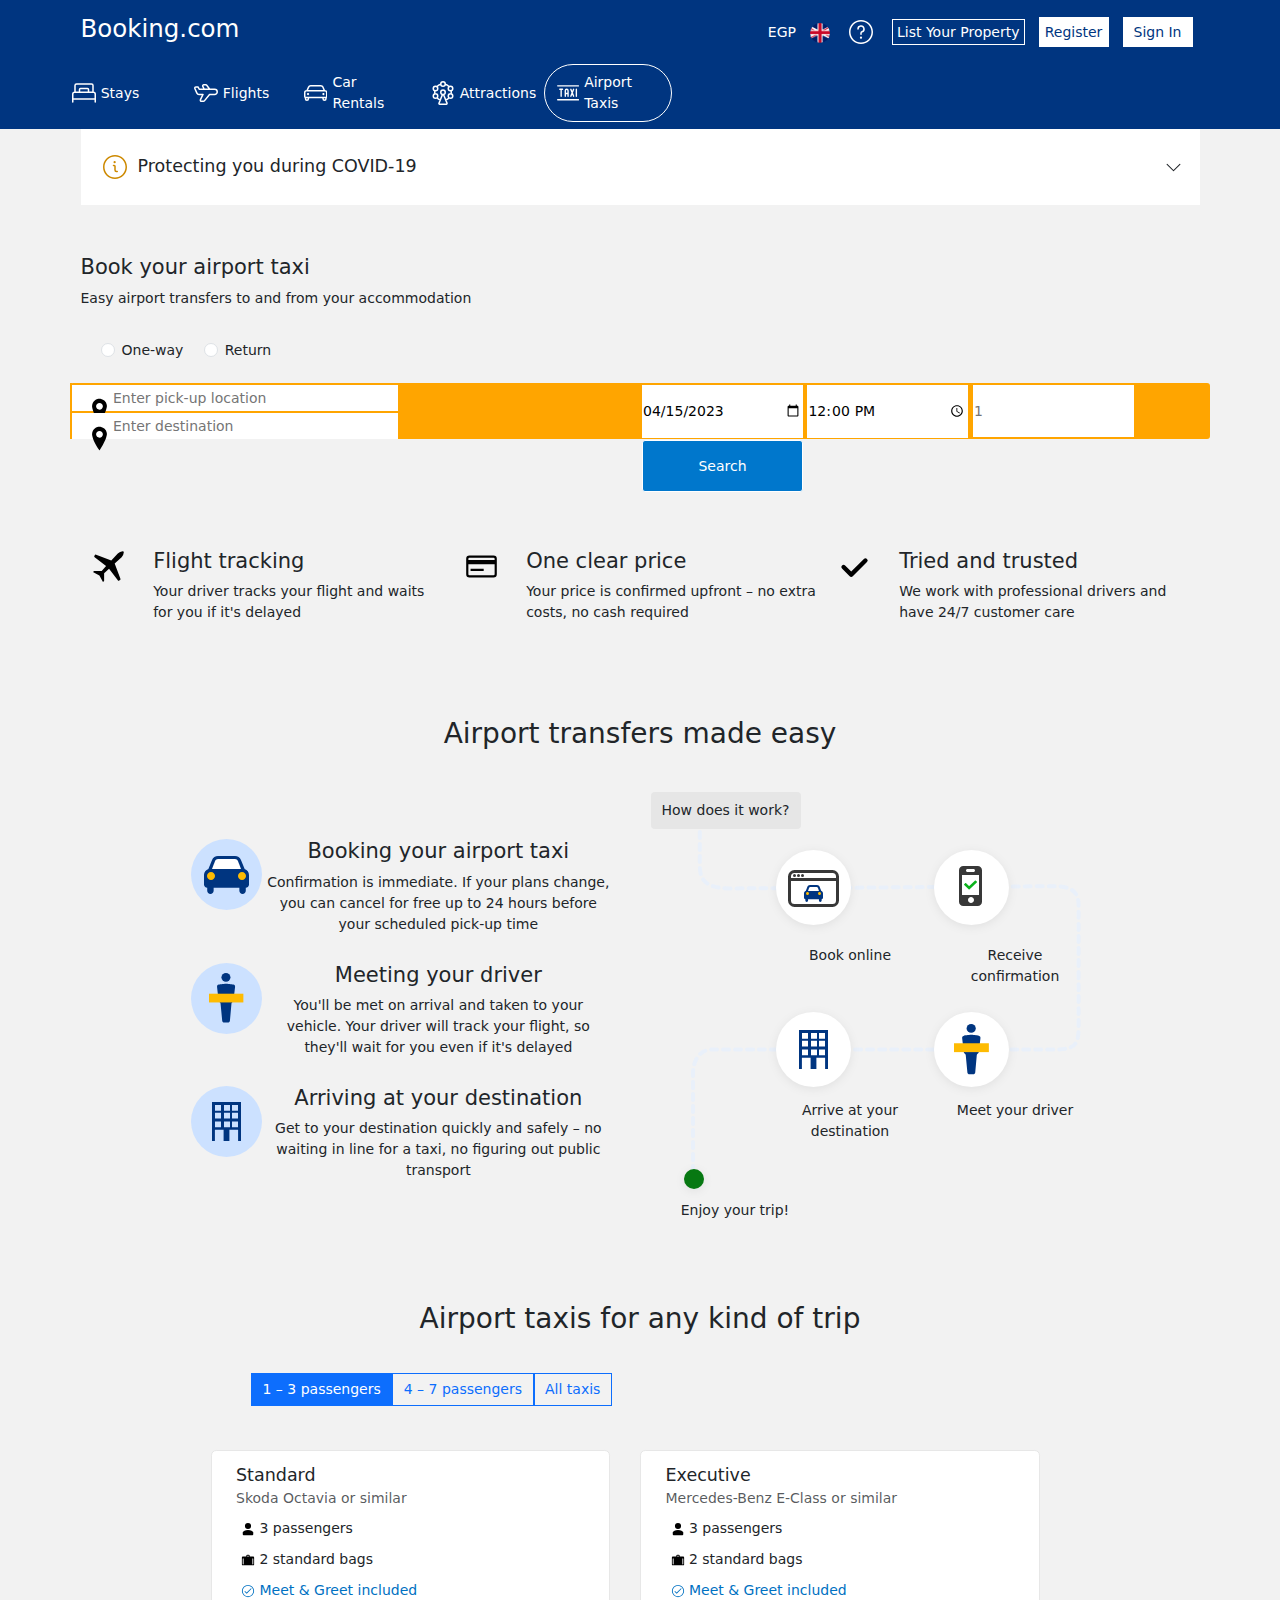
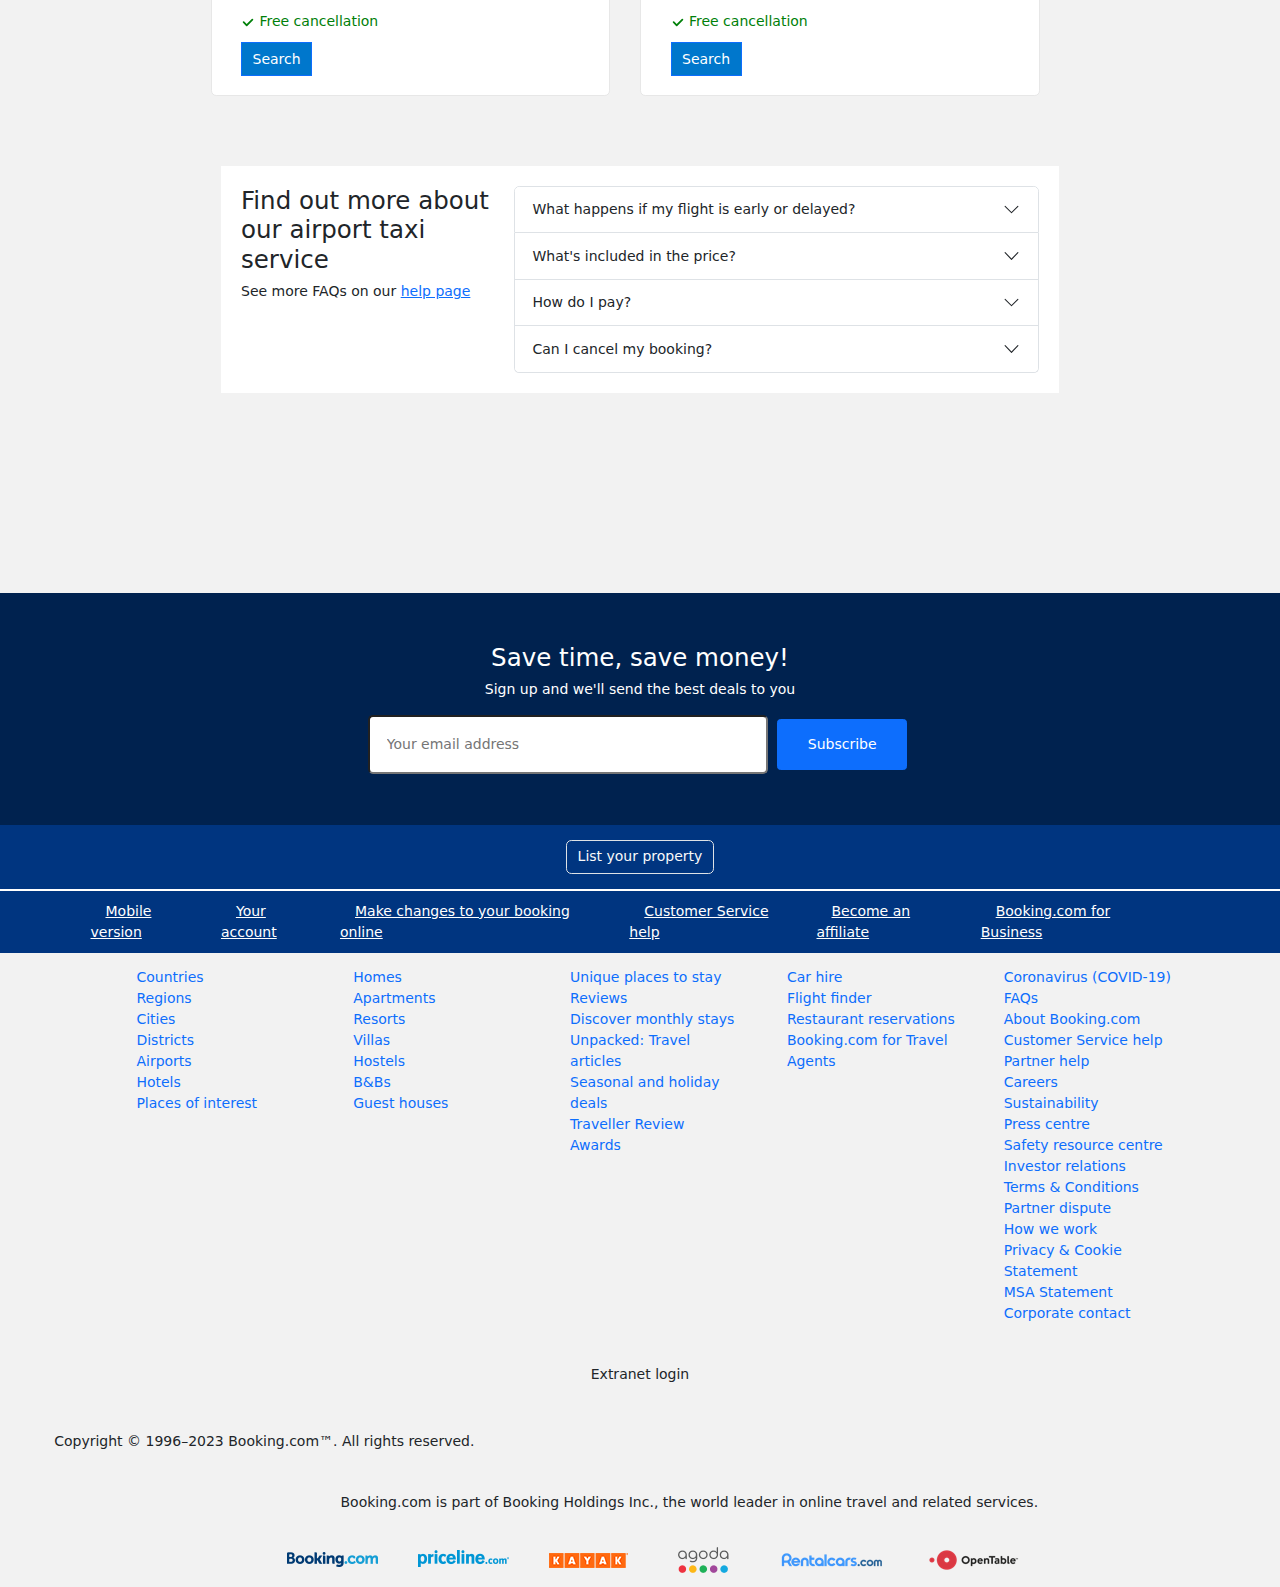
<file: Airport Taxis/index.html>
<!DOCTYPE html>
<html lang="en">

<head>
  <meta charset="UTF-8">
  <meta http-equiv="X-UA-Compatible" content="IE=edge">
  <meta name="viewport" content="width=device-width, initial-scale=1.0">
  <meta name="description" content="Search low prices on hotels, homes, and much more on Booking.com">
  <meta name="keywords" content="booking, hotels, homes, travel, vacation">

  <link rel="stylesheet" href="./assets/styles/bootstrap.min.css">
  <link rel="stylesheet" href="./assets/styles/styles.css">
  <link rel="icon" href="./assets/SVG/bookingcom-1.svg">
  <title>Airport Taxis</title>
</head>

<body>
  <header>
    <nav class=" container">
      <a href="/index.html"><h3 class="fw">Booking.com</h3></a>
      <ul>
        <li><a href="#" role="button">EGP</a></li>
        <li><a href="#" role="button"><img id="ukImage" src="./assets/img/UK.png" alt="Booking.com logo"></a></li>
        <li class="customerService">
          <a href="#">
            <svg class="bk-icon -streamline-question_mark_circle" fill="white" height="24" width="24"
              viewBox="0 0 24 24" role="presentation" aria-hidden="true" focusable="false">
              <path
                d="M9.75 9a2.25 2.25 0 1 1 3 2.122 2.25 2.25 0 0 0-1.5 2.122v1.006a.75.75 0 0 0 1.5 0v-1.006c0-.318.2-.602.5-.708A3.75 3.75 0 1 0 8.25 9a.75.75 0 1 0 1.5 0zM12 16.5a1.125 1.125 0 1 0 0 2.25 1.125 1.125 0 0 0 0-2.25.75.75 0 0 0 0 1.5.375.375 0 1 1 0-.75.375.375 0 0 1 0 .75.75.75 0 0 0 0-1.5zM22.5 12c0 5.799-4.701 10.5-10.5 10.5S1.5 17.799 1.5 12 6.201 1.5 12 1.5 22.5 6.201 22.5 12zm1.5 0c0-6.627-5.373-12-12-12S0 5.373 0 12s5.373 12 12 12 12-5.373 12-12z">
              </path>
            </svg>
          </a>
        </li>
        <li><a href="#" id="wBtn">List Your Property</a></li>
        <li><a href="/form/form/register.html" class="registerBtn">Register</a></li>
        <li><a href="/form/form/login.html" class="signInBtn">Sign In</a></li>
      </ul>
    </nav>
    <section>
      <ul>
        <li class="n__b">
          <a href="/index.html">
            <svg class="bk-icon -streamline-bed" fill="white" height="24" width="24" viewBox="0 0 24 24"
              role="presentation" aria-hidden="true" focusable="false">
              <path
                d="M2.75 12h18.5c.69 0 1.25.56 1.25 1.25V18l.75-.75H.75l.75.75v-4.75c0-.69.56-1.25 1.25-1.25zm0-1.5A2.75 2.75 0 0 0 0 13.25V18c0 .414.336.75.75.75h22.5A.75.75 0 0 0 24 18v-4.75a2.75 2.75 0 0 0-2.75-2.75H2.75zM0 18v3a.75.75 0 0 0 1.5 0v-3A.75.75 0 0 0 0 18zm22.5 0v3a.75.75 0 0 0 1.5 0v-3a.75.75 0 0 0-1.5 0zm-.75-6.75V4.5a2.25 2.25 0 0 0-2.25-2.25h-15A2.25 2.25 0 0 0 2.25 4.5v6.75a.75.75 0 0 0 1.5 0V4.5a.75.75 0 0 1 .75-.75h15a.75.75 0 0 1 .75.75v6.75a.75.75 0 0 0 1.5 0zm-13.25-3h7a.25.25 0 0 1 .25.25v2.75l.75-.75h-9l.75.75V8.5a.25.25 0 0 1 .25-.25zm0-1.5A1.75 1.75 0 0 0 6.75 8.5v2.75c0 .414.336.75.75.75h9a.75.75 0 0 0 .75-.75V8.5a1.75 1.75 0 0 0-1.75-1.75h-7z">
              </path>
            </svg>
            Stays
          </a>
        </li>
        <li class="n__b">
          <a href="#">
            <svg class="bk-icon -streamline-bed" fill="white" height="24" width="24" viewBox="0 0 24 24"
              role="presentation" aria-hidden="true" focusable="false">
              <path
                d="M20.505 7.5l-15.266.022.672.415-1.1-2.2a.75.75 0 0 0-.638-.414l-2.293-.1C.82 5.228-.003 6.06.003 7.083c.002.243.051.484.146.709l2.072 4.68a2.947 2.947 0 0 0 2.701 1.778h4.043l-.676-1.075-2.484 5.168A1.831 1.831 0 0 0 7.449 21h2.099a1.85 1.85 0 0 0 1.419-.664l5.165-6.363-.582.277h4.956c1.82.09 3.399-1.341 3.49-3.198l.004-.134a3.426 3.426 0 0 0-3.44-3.419l-.074.001zm.02 1.5h.042a1.924 1.924 0 0 1 1.933 1.914l-.002.065a1.866 1.866 0 0 1-1.955 1.772l-4.993-.001a.75.75 0 0 0-.582.277l-5.16 6.355a.346.346 0 0 1-.26.118h-2.1a.336.336 0 0 1-.3-.49l2.493-5.185a.75.75 0 0 0-.676-1.075H4.924a1.45 1.45 0 0 1-1.328-.878l-2.07-4.676a.35.35 0 0 1 .326-.474l2.255.1-.638-.415 1.1 2.2a.75.75 0 0 0 .672.415L20.507 9zM16.323 7.76l-2.992-4.02A1.851 1.851 0 0 0 11.85 3H9.783a1.85 1.85 0 0 0-1.654 2.672l1.439 2.91a.75.75 0 0 0 1.344-.664L9.472 5.007a.351.351 0 0 1 .312-.507h2.066a.35.35 0 0 1 .279.14l2.99 4.017a.75.75 0 1 0 1.203-.896z">
              </path>
            </svg>
            Flights
          </a>
        </li>
        <li class="n__b">
          <a href="/car rental/Car Rental/carRental.html">
            <svg class="bk-icon -streamline-bed" fill="white" height="24" width="24" viewBox="0 0 24 24"
              role="presentation" aria-hidden="true" focusable="false">
              <path
                d="M21.684 9.443l-1.7-3.79c-.42-1.128-1.542-1.905-2.794-1.903H6.809a2.999 2.999 0 0 0-2.811 1.947L2.316 9.443a.75.75 0 1 0 1.368.614l1.7-3.79c.238-.63.798-1.018 1.424-1.017h10.383a1.5 1.5 0 0 1 1.407.973l1.718 3.834a.75.75 0 1 0 1.368-.614zM.75 16.468V18a2.25 2.25 0 0 0 4.5 0v-1.5a.75.75 0 0 0-1.5 0V18a.75.75 0 0 1-1.5 0v-1.532a.75.75 0 0 0-1.5 0zm21 0V18a.75.75 0 0 1-1.5 0v-1.5a.75.75 0 0 0-1.5 0V18a2.25 2.25 0 0 0 4.5 0v-1.532a.75.75 0 0 0-1.5 0zM19.875 13.5a.375.375 0 0 1-.375-.375.75.75 0 0 0 1.5 0c0-.621-.504-1.125-1.125-1.125a.75.75 0 0 0 0 1.5zm.375-.375a.375.375 0 0 1-.375.375.75.75 0 0 0 0-1.5c-.621 0-1.125.504-1.125 1.125a.75.75 0 0 0 1.5 0zm-.375-.375c.207 0 .375.168.375.375a.75.75 0 0 0-1.5 0c0 .621.504 1.125 1.125 1.125a.75.75 0 0 0 0-1.5zm-.375.375c0-.207.168-.375.375-.375a.75.75 0 0 0 0 1.5c.621 0 1.125-.504 1.125-1.125a.75.75 0 0 0-1.5 0zM4.125 12C3.504 12 3 12.504 3 13.125a.75.75 0 0 0 1.5 0 .375.375 0 0 1-.375.375.75.75 0 0 0 0-1.5zm1.125 1.125c0-.621-.504-1.125-1.125-1.125a.75.75 0 0 0 0 1.5.375.375 0 0 1-.375-.375.75.75 0 0 0 1.5 0zM4.125 14.25c.621 0 1.125-.504 1.125-1.125a.75.75 0 0 0-1.5 0c0-.207.168-.375.375-.375a.75.75 0 0 0 0 1.5zM3 13.125c0 .621.504 1.125 1.125 1.125a.75.75 0 0 0 0-1.5c.207 0 .375.168.375.375a.75.75 0 0 0-1.5 0zM2.75 10.5h18.5c.69 0 1.25.56 1.25 1.25v3.75a.25.25 0 0 1-.25.25H1.75a.25.25 0 0 1-.25-.25v-3.75c0-.69.56-1.25 1.25-1.25zm0-1.5A2.75 2.75 0 0 0 0 11.75v3.75c0 .966.784 1.75 1.75 1.75h20.5A1.75 1.75 0 0 0 24 15.5v-3.75A2.75 2.75 0 0 0 21.25 9H2.75z">
              </path>
            </svg>
            Car Rentals
          </a>
        </li>
        <li class="n__b">
          <a href="/Attractions/Attractions.html">
            <svg class="bk-icon -streamline-bed" fill="white" height="24" width="24" viewBox="0 0 24 24"
              role="presentation" aria-hidden="true" focusable="false">
              <path
                d="M13.5 3a1.5 1.5 0 1 1-3 0 1.5 1.5 0 0 1 3 0zM15 3a3 3 0 1 0-6 0 3 3 0 0 0 6 0zm6 4.5a1.5 1.5 0 1 1-3 0 1.5 1.5 0 0 1 3 0zm1.5 0a3 3 0 1 0-6 0 3 3 0 0 0 6 0zM6 7.5a1.5 1.5 0 1 1-3 0 1.5 1.5 0 0 1 3 0zm1.5 0a3 3 0 1 0-6 0 3 3 0 0 0 6 0zM21 15a1.5 1.5 0 1 1-3 0 1.5 1.5 0 0 1 3 0zm1.5 0a3 3 0 1 0-6 0 3 3 0 0 0 6 0zm-9-3.75a1.5 1.5 0 1 1-3 0 1.5 1.5 0 0 1 3 0zm1.5 0a3 3 0 1 0-6 0 3 3 0 0 0 6 0zM6 15a1.5 1.5 0 1 1-3 0 1.5 1.5 0 0 1 3 0zm1.5 0a3 3 0 1 0-6 0 3 3 0 0 0 6 0zm10.066 1.277a7.5 7.5 0 0 1-3.077 2.05.75.75 0 0 0 .498 1.415 9 9 0 0 0 3.693-2.46.75.75 0 1 0-1.114-1.005zm1.798-6.466c.177.922.183 1.869.015 2.792a.75.75 0 1 0 1.476.268c.2-1.106.194-2.24-.019-3.344a.75.75 0 1 0-1.472.284zm-5.337-5.784a7.5 7.5 0 0 1 3.54 2.196.75.75 0 0 0 1.113-1.004 9.002 9.002 0 0 0-4.247-2.636.75.75 0 1 0-.406 1.444zM6.434 6.223a7.5 7.5 0 0 1 3.539-2.196.75.75 0 1 0-.406-1.444A9.001 9.001 0 0 0 5.32 5.219a.75.75 0 0 0 1.114 1.004zM4.636 12.69a7.602 7.602 0 0 1 0-2.878.75.75 0 1 0-1.472-.284 9.102 9.102 0 0 0 0 3.446.75.75 0 0 0 1.472-.284zm4.876 5.639a7.517 7.517 0 0 1-3.035-2.005.75.75 0 0 0-1.106 1.014 9.017 9.017 0 0 0 3.641 2.405.75.75 0 1 0 .5-1.414zM7.31 21.872A1.5 1.5 0 0 0 8.672 24h6.656a1.5 1.5 0 0 0 1.362-2.128l-3.314-8.217c-.361-.785-1.252-1.114-2.005-.767a1.5 1.5 0 0 0-.733.734l-3.343 8.283zm1.377.595l3.328-8.25-.015.033 3.313 8.217.015.033H8.672z">
              </path>
            </svg>
            Attractions
          </a>
        </li>
        <li id="airportTaxis">
          <a href="/Airport Taxis/index.html">
            <svg class="bk-icon -streamline-bed" fill="white" height="24" width="24" viewBox="0 0 24 24"
              role="presentation" aria-hidden="true" focusable="false">
              <path
                d="M21.75 15.5V8a.75.75 0 0 0-1.5 0v7.5a.75.75 0 0 0 1.5 0zm-16.5 0V8a.75.75 0 0 0-1.5 0v7.5a.75.75 0 0 0 1.5 0zM3 8.75h3a.75.75 0 0 0 0-1.5H3a.75.75 0 0 0 0 1.5zm6.75 6.75v-6a.75.75 0 0 1 1.5 0v6a.75.75 0 0 0 1.5 0v-6a2.25 2.25 0 0 0-4.5 0v6a.75.75 0 0 0 1.5 0zM9 13.25h3a.75.75 0 0 0 0-1.5H9a.75.75 0 0 0 0 1.5zm5.304-4.971l3 7.5a.75.75 0 0 0 1.392-.557l-3-7.5a.75.75 0 0 0-1.392.557zm3-.558l-3 7.5a.75.75 0 0 0 1.392.557l3-7.5a.75.75 0 0 0-1.392-.557zM.75 5h22.5a.75.75 0 0 0 0-1.5H.75a.75.75 0 0 0 0 1.5zm0 15h22.5a.75.75 0 0 0 0-1.5H.75a.75.75 0 0 0 0 1.5z">
              </path>
            </svg>
            Airport Taxis
          </a>
        </li>
      </ul>
    </section>
  </header>
  <div class="container">
    <!-- covid section -->
    <div>
      <div class="accordion accordion-flush" id="accordionFlushExample">
        <div class="accordion-item">
          <h2 class="accordion-header">
            <button class="accordion-button collapsed" type="button" data-bs-toggle="collapse"
              data-bs-target="#flush-collapseOne" aria-expanded="false" aria-controls="flush-collapseOne">
              <div>
                <h5 class="pt-2">
                  <svg class="bk-icon -streamline-info_sign" fill="#CD8900" height="24" width="24" viewBox="0 0 24 24"
                    role="presentation" aria-hidden="true" focusable="false">
                    <path
                      d="M14.25 15.75h-.75a.75.75 0 0 1-.75-.75v-3.75a1.5 1.5 0 0 0-1.5-1.5h-.75a.75.75 0 0 0 0 1.5h.75V15a2.25 2.25 0 0 0 2.25 2.25h.75a.75.75 0 0 0 0-1.5zM11.625 6a1.125 1.125 0 1 0 0 2.25 1.125 1.125 0 0 0 0-2.25.75.75 0 0 0 0 1.5.375.375 0 1 1 0-.75.375.375 0 0 1 0 .75.75.75 0 0 0 0-1.5zM22.5 12c0 5.799-4.701 10.5-10.5 10.5S1.5 17.799 1.5 12 6.201 1.5 12 1.5 22.5 6.201 22.5 12zm1.5 0c0-6.627-5.373-12-12-12S0 5.373 0 12s5.373 12 12 12 12-5.373 12-12z">
                    </path>
                  </svg>
                  Protecting you during COVID-19
                </h5>
              </div>
            </button>
          </h2>
          <div id="flush-collapseOne" class="accordion-collapse collapse" data-bs-parent="#accordionFlushExample">
            <div class="accordion-body">
              <p class="covid__text--style">Your safety matters. From July 2020, we`re asking all customers to wear a
                face
                covering when travelling with
                us.
                If you don`t wear a face covering, your driver may not be able to start your journey. Where Coronavirus
                may
                affect
                your plans, here`s what you need to know about booking with us at this time.
                <br><br>
                <a href="#" class="ndl"><strong>Read more</strong></a>
              </p>
            </div>
          </div>
        </div>
      </div>
    </div>
    <!-- search bar section -->
    <div class="container searchBar__section">
      <div>
        <h4>Book your airport taxi</h4>
        <p>Easy airport transfers to and from your accommodation</p>
        <div class="search__radio">
          <div class="form-check form-check-inline">
            <input class="form-check-input" onclick="searchStyle(this)" type="radio" name="inlineRadioOptions"
              id="inlineRadio1" value="0">
            <label class="form-check-label" for="inlineRadio1" checked>One-way</label>
          </div>
          <div class="form-check form-check-inline">
            <input class="form-check-input" onclick="searchStyle(this)" type="radio" name="inlineRadioOptions"
              id="inlineRadio2" value="1">
            <label class="form-check-label" for="inlineRadio2">Return</label>
          </div>
        </div>
        <div id="search__1">
          <div class="search row">
            <div class="col-6 row s1">
              <div class="pos col">
                <input class="search__input--1" type="text" placeholder="Enter pick-up location">
                <svg class="input__image" viewBox="0 0 64 64" version="1.1" xmlns="http://www.w3.org/2000/svg"
                  focusable="false" width="25px" height="25px">
                  <path
                    d="M31.939 29.918c4.816 0 8.734-3.918 8.734-8.734 0-4.817-3.918-8.735-8.734-8.653-4.817 0-8.653 3.918-8.653 8.734-.082 4.735 3.836 8.653 8.653 8.653M30.796 2h2.367c.898.163 1.878.245 2.776.408 3.51.735 6.612 2.368 9.143 4.898 2.938 2.857 4.734 6.286 5.469 10.286.163.898.245 1.796.327 2.694v1.306c-.082.735-.164 1.47-.327 2.286-.653 3.918-1.96 7.673-3.51 11.346-3.919 9.143-8.898 17.796-14.286 26.123-.163.245-.408.408-.571.653h-.49c-.163-.245-.327-.408-.49-.653-5.633-7.918-10.612-16.082-14.367-25.061-1.388-3.347-2.613-6.857-3.266-10.53-.244-1.389-.408-2.776-.571-4.164v-1.388c0-.163.082-.326.082-.49.081-2.612.816-5.143 1.959-7.428 2.53-4.898 6.449-8.164 11.755-9.633 1.388-.326 2.694-.49 4-.653"
                    fill-rule="evenodd">
                  </path>
                </svg>
              </div>
              <div class="pos col">
                <input class="search__input--1" type="text" placeholder="Enter destination">
                <svg class="input__image" viewBox="0 0 64 64" version="1.1" xmlns="http://www.w3.org/2000/svg"
                  focusable="false" width="25px" height="25px">
                  <path
                    d="M31.939 29.918c4.816 0 8.734-3.918 8.734-8.734 0-4.817-3.918-8.735-8.734-8.653-4.817 0-8.653 3.918-8.653 8.734-.082 4.735 3.836 8.653 8.653 8.653M30.796 2h2.367c.898.163 1.878.245 2.776.408 3.51.735 6.612 2.368 9.143 4.898 2.938 2.857 4.734 6.286 5.469 10.286.163.898.245 1.796.327 2.694v1.306c-.082.735-.164 1.47-.327 2.286-.653 3.918-1.96 7.673-3.51 11.346-3.919 9.143-8.898 17.796-14.286 26.123-.163.245-.408.408-.571.653h-.49c-.163-.245-.327-.408-.49-.653-5.633-7.918-10.612-16.082-14.367-25.061-1.388-3.347-2.613-6.857-3.266-10.53-.244-1.389-.408-2.776-.571-4.164v-1.388c0-.163.082-.326.082-.49.081-2.612.816-5.143 1.959-7.428 2.53-4.898 6.449-8.164 11.755-9.633 1.388-.326 2.694-.49 4-.653"
                    fill-rule="evenodd">
                  </path>
                </svg>
              </div>
            </div>
            <div class="col-6 s1">
              <input class="search__input--2" type="date" value="2023-04-15">
              <input class="search__input--2" type="time" value="12:00">
              <input class="search__input--2" type="number" placeholder="1">
            </div>
          </div>
        </div>
        <div class="search__2">
          <div class="search row">
            <div class="col-6 row s1">
              <div class="pos col">
                <input class="search__input--1" type="text" placeholder="Enter pick-up location">
                <svg class="input__image" viewBox="0 0 64 64" version="1.1" xmlns="http://www.w3.org/2000/svg"
                  focusable="false" width="25px" height="25px">
                  <path
                    d="M31.939 29.918c4.816 0 8.734-3.918 8.734-8.734 0-4.817-3.918-8.735-8.734-8.653-4.817 0-8.653 3.918-8.653 8.734-.082 4.735 3.836 8.653 8.653 8.653M30.796 2h2.367c.898.163 1.878.245 2.776.408 3.51.735 6.612 2.368 9.143 4.898 2.938 2.857 4.734 6.286 5.469 10.286.163.898.245 1.796.327 2.694v1.306c-.082.735-.164 1.47-.327 2.286-.653 3.918-1.96 7.673-3.51 11.346-3.919 9.143-8.898 17.796-14.286 26.123-.163.245-.408.408-.571.653h-.49c-.163-.245-.327-.408-.49-.653-5.633-7.918-10.612-16.082-14.367-25.061-1.388-3.347-2.613-6.857-3.266-10.53-.244-1.389-.408-2.776-.571-4.164v-1.388c0-.163.082-.326.082-.49.081-2.612.816-5.143 1.959-7.428 2.53-4.898 6.449-8.164 11.755-9.633 1.388-.326 2.694-.49 4-.653"
                    fill-rule="evenodd">
                  </path>
                </svg>
              </div>
              <div class="pos col">
                <input class="search__input--1" type="text" placeholder="Enter destination">
                <svg class="input__image" viewBox="0 0 64 64" version="1.1" xmlns="http://www.w3.org/2000/svg"
                  focusable="false" width="25px" height="25px">
                  <path
                    d="M31.939 29.918c4.816 0 8.734-3.918 8.734-8.734 0-4.817-3.918-8.735-8.734-8.653-4.817 0-8.653 3.918-8.653 8.734-.082 4.735 3.836 8.653 8.653 8.653M30.796 2h2.367c.898.163 1.878.245 2.776.408 3.51.735 6.612 2.368 9.143 4.898 2.938 2.857 4.734 6.286 5.469 10.286.163.898.245 1.796.327 2.694v1.306c-.082.735-.164 1.47-.327 2.286-.653 3.918-1.96 7.673-3.51 11.346-3.919 9.143-8.898 17.796-14.286 26.123-.163.245-.408.408-.571.653h-.49c-.163-.245-.327-.408-.49-.653-5.633-7.918-10.612-16.082-14.367-25.061-1.388-3.347-2.613-6.857-3.266-10.53-.244-1.389-.408-2.776-.571-4.164v-1.388c0-.163.082-.326.082-.49.081-2.612.816-5.143 1.959-7.428 2.53-4.898 6.449-8.164 11.755-9.633 1.388-.326 2.694-.49 4-.653"
                    fill-rule="evenodd">
                  </path>
                </svg>
              </div>
            </div>
            <div class="col-6 s1">
              <input class="search__input--2" type="date" value="2023-04-15">
              <input class="search__input--2" type="time" value="12:00">
              <input class="search__input--2" type="number" placeholder="1">
              <button class="search__input--2 search__btn">Search</button>
            </div>
          </div>
        </div>
      </div>
    </div>
    <main class="container">
      <div class="row main__content"> <!--first section-->
        <div class="col row">
          <div class="col-2">
            <svg viewBox="0 0 128 128" width="2.5em" height="2.5em">
              <path
                d="M8.3 83.1l2.8-2.8a1 1 0 0 1 .7-.3h27.3l16-17.5-41.7-32a4 4 0 0 1-1.1-5.3l1.3-2.8a4 4 0 0 1 5.1-1.6l55.5 21.1L98 16a28.6 28.6 0 0 1 18-8 4 4 0 0 1 4 4 28.6 28.6 0 0 1-8 18L86.6 53.4l21 55.3a4 4 0 0 1-1.6 5.1l-2.7 1.4A4 4 0 0 1 98 114L66 72.3 48 89v27.3a1 1 0 0 1-.3.7l-2.8 2.8a1 1 0 0 1-1.6-.2L30.7 97.3 8.5 84.7a1 1 0 0 1-.2-1.6z">
              </path>
            </svg>
          </div>
          <div class="col">
            <h4>Flight tracking</h4>
            <p>Your driver tracks your flight and waits for you if it's delayed</p>
          </div>
        </div>
        <div class="col row">
          <div class="col-2">
            <svg viewBox="0 0 128 128" width="2.5em" height="2.5em">
              <path
                d="M108 24H20A12 12 0 0 0 8 36v56a12 12 0 0 0 12 12h88a12 12 0 0 0 12-12V36a12 12 0 0 0-12-12zm-88 8h88a4 4 0 0 1 4 4v4H16v-4a4 4 0 0 1 4-4zm88 64H20a4 4 0 0 1-4-4V56h96v36a4 4 0 0 1-4 4zM24 72h48v8H24z">
              </path>
            </svg>
          </div>
          <div class="col">
            <h4>One clear price</h4>
            <p>Your price is confirmed upfront – no extra costs, no cash required</p>
          </div>
        </div>
        <div class="col row">
          <div class="col-2">
            <svg viewBox="0 0 128 128" width="2.5em" height="2.5em">
              <path
                d="M52 102a8 8 0 0 1-5.7-2.3l-28-28a8 8 0 0 1 11.4-11.4L52 82.7l46.3-46.4a8 8 0 0 1 11.4 11.4l-52 52A8 8 0 0 1 52 102z">
              </path>
            </svg>
          </div>
          <div class="col">
            <h4>Tried and trusted</h4>
            <p>We work with professional drivers and have 24/7 customer care</p>
          </div>
        </div>
      </div>
      <div class="Airport__transfers"> <!--Airport transfers made easy-->
        <h2>
          Airport transfers made easy
        </h2>
        <div class="row m-5">
          <div class="col">
            <div class="col col mx-auto p-2 row top40">
              <div class="col-2">
                <span>
                  <img src="./assets/SVG/tax.svg">
                </span>
              </div>
              <div class="col">
                <h4>Booking your airport taxi</h4>
                <p>Confirmation is immediate. If your plans change, you can cancel for free up to 24 hours before your
                  scheduled pick-up time</p>
              </div>
            </div>
            <div class="col col mx-auto p-2 row">
              <div class="col-2">
                <span class="material-symbols-outlined">
                  <img src="./assets/SVG/taxi-driver.svg">
                </span>
              </div>
              <div class="col">
                <h4>Meeting your driver</h4>
                <p>You'll be met on arrival and taken to your vehicle. Your driver will track your flight, so they'll
                  wait for you even if it's delayed</p>
              </div>
            </div>
            <div class="col col mx-auto p-2 row">
              <div class="col-2">
                <span class="material-symbols-outlined">
                  <img src="./assets/SVG/destination.svg">
                </span>
              </div>
              <div class="col">
                <h4>Arriving at your destination</h4>
                <p>Get to your destination quickly and safely – no waiting in line for a taxi, no figuring out public
                  transport</p>
              </div>
            </div>
          </div>
          <div class="col hiw">
            <div class="hiw__massage">
              How does it work?
            </div>
            <div>
              <div class="hiw__text1">Book online</div>
              <div class="hiw__text2">Receive confirmation</div>
              <div class="hiw__text3">Arrive at your destination
              </div>
              <div class="hiw__text4">Meet your driver</div>
              <div class="hiw__text5">Enjoy your trip!</div>
              <img class="img" src="./assets/SVG/taxi-how-it-works.svg">
            </div>
          </div>
        </div>
        <div class="Airport__taxis"> <!--Airport taxis for any kind of trip-->
          <h2>Airport taxis for any kind of trip</h2>
          <ul class="Airport__taxis--btn">
            <li>
              <input type="radio" class="btn-check" onclick="show(this)" value="1" id="btn1" name="r1" checked>
              <label class="btn btn-outline-primary rounded-0" for="btn1">1 – 3 passengers</label><br>
            </li>
            <li>
              <input type="radio" class="btn-check" onclick="show(this)" value="2" id="btn2" name="r1">
              <label class="btn btn-outline-primary rounded-0" for="btn2">4 – 7 passengers</label><br>
            </li>
            <li>
              <input type="radio" class="btn-check" onclick="show(this)" value="3" id="btn3" name="r1">
              <label class="btn btn-outline-primary rounded-0" for="btn3">All taxis</label><br>
            </li>
          </ul>
          <div class="Airport__taxis--divs">
            <div class="row" id="oneToThree">
              <div class="card col cards">
                <div class="card-body">
                  <h5 class="card-title">Standard</h5>
                  <h6 class="card-subtitle mb-2 text-body-secondary">Skoda Octavia or similar</h6>
                  <ul class="card-text Airport__taxis--card">
                    <li class="li__it">
                      <svg viewBox="0 0 128 128" width="1em" height="1em">
                        <path
                          d="M104 120H24a8 8 0 0 1-8-8V93.5a4 4 0 0 1 1-2.7C21.3 86.4 36.9 72 64 72s42.8 14.4 47 18.8a4 4 0 0 1 1 2.7V112a8 8 0 0 1-8 8zM64 8a28 28 0 1 0 28 28A28 28 0 0 0 64 8z">
                        </path>
                      </svg>
                      <span>
                        3 passengers
                      </span>
                    </li>
                    <li class="li__it">
                      <svg viewBox="0 0 128 128" width="1em" height="1em">
                        <path
                          d="M112 32H80v-4a12 12 0 0 0-12-12h-8a12 12 0 0 0-12 12v4H16a8 8 0 0 0-8 8v64a8 8 0 0 0 8 8h96a8 8 0 0 0 8-8V40a8 8 0 0 0-8-8zm-56-4a4 4 0 0 1 4-4h8a4 4 0 0 1 4 4v4H56zm-32 72a4 4 0 0 1-8 0V52a4 4 0 0 1 8 0zm88 0a4 4 0 0 1-8 0V52a4 4 0 0 1 8 0z">
                        </path>
                      </svg>
                      2 standard bags
                    </li>
                    <li class="li__it li__3rd">
                      <svg viewBox="0 0 128 128" fill="#0071c2" width="1em" height="1em">
                        <path
                          d="M94.8 41.2a4 4 0 0 1 0 5.6l-40 40a4 4 0 0 1-5.6 0l-16-16a4 4 0 0 1 5.6-5.6L52 78.3l37.2-37.1a4 4 0 0 1 5.6 0zM120 64A56 56 0 1 1 64 8a56 56 0 0 1 56 56zm-8 0a48 48 0 1 0-48 48 48 48 0 0 0 48-48z">
                        </path>
                      </svg>
                      Meet & Greet included
                    </li>
                    <li class="li__it li__4th">
                      <svg viewBox="0 0 128 128" fill="#008009" width="1em" height="1em">
                        <path
                          d="M52 102a8 8 0 0 1-5.7-2.3l-28-28a8 8 0 0 1 11.4-11.4L52 82.7l46.3-46.4a8 8 0 0 1 11.4 11.4l-52 52A8 8 0 0 1 52 102z">
                        </path>
                      </svg>
                      Free cancellation
                    </li>
                    <li class="li__it">
                      <a href="#" class="search__input search__btn btn btn-primary rounded-0">
                        Search
                      </a>
                    </li>
                  </ul>
                </div>
              </div>
              <div class="card col cards">
                <div class="card-body">
                  <h5 class="card-title">Executive</h5>
                  <h6 class="card-subtitle mb-2 text-body-secondary">Mercedes-Benz E-Class or similar</h6>
                  <ul class="card-text Airport__taxis--card">
                    <li class="li__it">
                      <svg viewBox="0 0 128 128" width="1em" height="1em">
                        <path
                          d="M104 120H24a8 8 0 0 1-8-8V93.5a4 4 0 0 1 1-2.7C21.3 86.4 36.9 72 64 72s42.8 14.4 47 18.8a4 4 0 0 1 1 2.7V112a8 8 0 0 1-8 8zM64 8a28 28 0 1 0 28 28A28 28 0 0 0 64 8z">
                        </path>
                      </svg>
                      <span>
                        3 passengers
                      </span>
                    </li>
                    <li class="li__it">
                      <svg viewBox="0 0 128 128" width="1em" height="1em">
                        <path
                          d="M112 32H80v-4a12 12 0 0 0-12-12h-8a12 12 0 0 0-12 12v4H16a8 8 0 0 0-8 8v64a8 8 0 0 0 8 8h96a8 8 0 0 0 8-8V40a8 8 0 0 0-8-8zm-56-4a4 4 0 0 1 4-4h8a4 4 0 0 1 4 4v4H56zm-32 72a4 4 0 0 1-8 0V52a4 4 0 0 1 8 0zm88 0a4 4 0 0 1-8 0V52a4 4 0 0 1 8 0z">
                        </path>
                      </svg>
                      2 standard bags
                    </li>
                    <li class="li__it li__3rd">
                      <svg viewBox="0 0 128 128" fill="#0071c2" width="1em" height="1em">
                        <path
                          d="M94.8 41.2a4 4 0 0 1 0 5.6l-40 40a4 4 0 0 1-5.6 0l-16-16a4 4 0 0 1 5.6-5.6L52 78.3l37.2-37.1a4 4 0 0 1 5.6 0zM120 64A56 56 0 1 1 64 8a56 56 0 0 1 56 56zm-8 0a48 48 0 1 0-48 48 48 48 0 0 0 48-48z">
                        </path>
                      </svg>
                      Meet & Greet included
                    </li>
                    <li class="li__it li__4th">
                      <svg viewBox="0 0 128 128" fill="#008009" width="1em" height="1em">
                        <path
                          d="M52 102a8 8 0 0 1-5.7-2.3l-28-28a8 8 0 0 1 11.4-11.4L52 82.7l46.3-46.4a8 8 0 0 1 11.4 11.4l-52 52A8 8 0 0 1 52 102z">
                        </path>
                      </svg>
                      Free cancellation
                    </li>
                    <li class="li__it">
                      <button class="search__input search__btn btn btn-primary rounded-0">
                        Search
                      </button>
                    </li>
                  </ul>
                </div>
              </div>
            </div>
            <div id="fourToSaven">
              <div class="row">
                <div class="card col cards">
                  <div class="card-body">
                    <h5 class="card-title">People carrier</h5>
                    <h6 class="card-subtitle mb-2 text-body-secondary">Peugeot 5008 or similar</h6>
                    <ul class="card-text Airport__taxis--card">
                      <li class="li__it">
                        <svg viewBox="0 0 128 128" width="1em" height="1em">
                          <path
                            d="M104 120H24a8 8 0 0 1-8-8V93.5a4 4 0 0 1 1-2.7C21.3 86.4 36.9 72 64 72s42.8 14.4 47 18.8a4 4 0 0 1 1 2.7V112a8 8 0 0 1-8 8zM64 8a28 28 0 1 0 28 28A28 28 0 0 0 64 8z">
                          </path>
                        </svg>
                        <span>
                          5 passengers
                        </span>
                      </li>
                      <li class="li__it">
                        <svg viewBox="0 0 128 128" width="1em" height="1em">
                          <path
                            d="M112 32H80v-4a12 12 0 0 0-12-12h-8a12 12 0 0 0-12 12v4H16a8 8 0 0 0-8 8v64a8 8 0 0 0 8 8h96a8 8 0 0 0 8-8V40a8 8 0 0 0-8-8zm-56-4a4 4 0 0 1 4-4h8a4 4 0 0 1 4 4v4H56zm-32 72a4 4 0 0 1-8 0V52a4 4 0 0 1 8 0zm88 0a4 4 0 0 1-8 0V52a4 4 0 0 1 8 0z">
                          </path>
                        </svg>
                        5 standard bags
                      </li>
                      <li class="li__it li__3rd">
                        <svg viewBox="0 0 128 128" fill="#0071c2" width="1em" height="1em">
                          <path
                            d="M94.8 41.2a4 4 0 0 1 0 5.6l-40 40a4 4 0 0 1-5.6 0l-16-16a4 4 0 0 1 5.6-5.6L52 78.3l37.2-37.1a4 4 0 0 1 5.6 0zM120 64A56 56 0 1 1 64 8a56 56 0 0 1 56 56zm-8 0a48 48 0 1 0-48 48 48 48 0 0 0 48-48z">
                          </path>
                        </svg>
                        Meet & Greet included
                      </li>
                      <li class="li__it li__4th">
                        <svg viewBox="0 0 128 128" fill="#008009" width="1em" height="1em">
                          <path
                            d="M52 102a8 8 0 0 1-5.7-2.3l-28-28a8 8 0 0 1 11.4-11.4L52 82.7l46.3-46.4a8 8 0 0 1 11.4 11.4l-52 52A8 8 0 0 1 52 102z">
                          </path>
                        </svg>
                        Free cancellation
                      </li>
                      <li class="li__it">
                        <button class="search__input search__btn btn btn-primary rounded-0">
                          Search
                        </button>
                      </li>
                    </ul>
                  </div>
                </div>
                <div class="card col cards">
                  <div class="card-body">
                    <h5 class="card-title">Executive people carrier</h5>
                    <h6 class="card-subtitle mb-2 text-body-secondary">Mercedes-Benz V-Class or similar</h6>
                    <ul class="card-text Airport__taxis--card">
                      <li class="li__it">
                        <svg viewBox="0 0 128 128" width="1em" height="1em">
                          <path
                            d="M104 120H24a8 8 0 0 1-8-8V93.5a4 4 0 0 1 1-2.7C21.3 86.4 36.9 72 64 72s42.8 14.4 47 18.8a4 4 0 0 1 1 2.7V112a8 8 0 0 1-8 8zM64 8a28 28 0 1 0 28 28A28 28 0 0 0 64 8z">
                          </path>
                        </svg>
                        <span>
                          6 passengers
                        </span>
                      </li>
                      <li class="li__it">
                        <svg viewBox="0 0 128 128" width="1em" height="1em">
                          <path
                            d="M112 32H80v-4a12 12 0 0 0-12-12h-8a12 12 0 0 0-12 12v4H16a8 8 0 0 0-8 8v64a8 8 0 0 0 8 8h96a8 8 0 0 0 8-8V40a8 8 0 0 0-8-8zm-56-4a4 4 0 0 1 4-4h8a4 4 0 0 1 4 4v4H56zm-32 72a4 4 0 0 1-8 0V52a4 4 0 0 1 8 0zm88 0a4 4 0 0 1-8 0V52a4 4 0 0 1 8 0z">
                          </path>
                        </svg>
                        6 standard bags
                      </li>
                      <li class="li__it li__3rd">
                        <svg viewBox="0 0 128 128" fill="#0071c2" width="1em" height="1em">
                          <path
                            d="M94.8 41.2a4 4 0 0 1 0 5.6l-40 40a4 4 0 0 1-5.6 0l-16-16a4 4 0 0 1 5.6-5.6L52 78.3l37.2-37.1a4 4 0 0 1 5.6 0zM120 64A56 56 0 1 1 64 8a56 56 0 0 1 56 56zm-8 0a48 48 0 1 0-48 48 48 48 0 0 0 48-48z">
                          </path>
                        </svg>
                        Meet & Greet included
                      </li>
                      <li class="li__it li__4th">
                        <svg viewBox="0 0 128 128" fill="#008009" width="1em" height="1em">
                          <path
                            d="M52 102a8 8 0 0 1-5.7-2.3l-28-28a8 8 0 0 1 11.4-11.4L52 82.7l46.3-46.4a8 8 0 0 1 11.4 11.4l-52 52A8 8 0 0 1 52 102z">
                          </path>
                        </svg>
                        Free cancellation
                      </li>
                      <li class="li__it">
                        <button class="search__input search__btn btn btn-primary rounded-0">
                          Search
                        </button>
                      </li>
                    </ul>
                  </div>
                </div>
                <div class="card col cards">
                  <div class="card-body">
                    <h5 class="card-title">Large people carrier</h5>
                    <h6 class="card-subtitle mb-2 text-body-secondary">Ford Tourneo or similar</h6>
                    <ul class="card-text Airport__taxis--card">
                      <li class="li__it">
                        <svg viewBox="0 0 128 128" width="1em" height="1em">
                          <path
                            d="M104 120H24a8 8 0 0 1-8-8V93.5a4 4 0 0 1 1-2.7C21.3 86.4 36.9 72 64 72s42.8 14.4 47 18.8a4 4 0 0 1 1 2.7V112a8 8 0 0 1-8 8zM64 8a28 28 0 1 0 28 28A28 28 0 0 0 64 8z">
                          </path>
                        </svg>
                        <span>
                          7 passengers
                        </span>
                      </li>
                      <li class="li__it">
                        <svg viewBox="0 0 128 128" width="1em" height="1em">
                          <path
                            d="M112 32H80v-4a12 12 0 0 0-12-12h-8a12 12 0 0 0-12 12v4H16a8 8 0 0 0-8 8v64a8 8 0 0 0 8 8h96a8 8 0 0 0 8-8V40a8 8 0 0 0-8-8zm-56-4a4 4 0 0 1 4-4h8a4 4 0 0 1 4 4v4H56zm-32 72a4 4 0 0 1-8 0V52a4 4 0 0 1 8 0zm88 0a4 4 0 0 1-8 0V52a4 4 0 0 1 8 0z">
                          </path>
                        </svg>
                        7 standard bags
                      </li>
                      <li class="li__it li__3rd">
                        <svg viewBox="0 0 128 128" fill="#0071c2" width="1em" height="1em">
                          <path
                            d="M94.8 41.2a4 4 0 0 1 0 5.6l-40 40a4 4 0 0 1-5.6 0l-16-16a4 4 0 0 1 5.6-5.6L52 78.3l37.2-37.1a4 4 0 0 1 5.6 0zM120 64A56 56 0 1 1 64 8a56 56 0 0 1 56 56zm-8 0a48 48 0 1 0-48 48 48 48 0 0 0 48-48z">
                          </path>
                        </svg>
                        Meet & Greet included
                      </li>
                      <li class="li__it li__4th">
                        <svg viewBox="0 0 128 128" fill="#008009" width="1em" height="1em">
                          <path
                            d="M52 102a8 8 0 0 1-5.7-2.3l-28-28a8 8 0 0 1 11.4-11.4L52 82.7l46.3-46.4a8 8 0 0 1 11.4 11.4l-52 52A8 8 0 0 1 52 102z">
                          </path>
                        </svg>
                        Free cancellation
                      </li>
                      <li class="li__it">
                        <button class="search__input search__btn btn btn-primary rounded-0">
                          Search
                        </button>
                      </li>
                    </ul>
                  </div>
                </div>
              </div>
            </div>
          </div>
          <div class="fineMore">
            <div class="row">
              <div class="col-4">
                <h3>Find out more about our airport taxi service</h3>
                <span>See more FAQs on our <a href="#">help page</a></span>
              </div>
              <div class="col-8">
                <div class="accordion" id="lastAccordion">
                  <div class="accordion-item">
                    <h2 class="accordion-header">
                      <button class="accordion-button collapsed" type="button" data-bs-toggle="collapse"
                        data-bs-target="#data1" aria-expanded="true" aria-controls="data1">
                        What happens if my flight is early or delayed?
                      </button>
                    </h2>
                    <div id="data1" class="accordion-collapse collapse">
                      <div class="accordion-body">
                        Our Meet & Greet service means that if you provide your flight number when you're booking your
                        airport taxi, we'll be able to track your flight and adjust your pick-up time automatically
                        according to your actual arrival time. Once your flight has landed, your driver will wait for 45
                        minutes. This should give you plenty of time to pass through security, claim your baggage and
                        head through to arrivals to meet your driver.
                      </div>
                    </div>
                  </div>
                  <div class="accordion-item">
                    <h2 class="accordion-header">
                      <button class="accordion-button collapsed" type="button" data-bs-toggle="collapse"
                        data-bs-target="#data2" aria-expanded="true" aria-controls="data2">
                        What's included in the price?
                      </button>
                    </h2>
                    <div id="data2" class="accordion-collapse collapse">
                      <div class="accordion-body">
                        Our prices include all taxes, fees, gratuity and toll road charges. If you book an airport
                        pick-up, prices also include Meet & Greet as standard, which means we'll track your flight and
                        wait for 45 minutes from the time your flight arrives. If you book a return taxi to the airport
                        – or any other non-airport pick-up – your driver will wait for 15 minutes after the scheduled
                        pick-up time. Please note that you may have to pay an additional cost for certain special
                        requests or any amendments you want to make to your journey.
                      </div>
                    </div>
                  </div>
                  <div class="accordion-item">
                    <h2 class="accordion-header">
                      <button class="accordion-button collapsed" type="button" data-bs-toggle="collapse"
                        data-bs-target="#data3" aria-expanded="true" aria-controls="data3">
                        How do I pay?
                      </button>
                    </h2>
                    <div id="data3" class="accordion-collapse collapse">
                      <div class="accordion-body">
                        All of our private transport services are pre-paid, which means you pay online at the time of
                        booking. Payment is secure, and we accept most major credit cards, debit cards, PayPal, and
                        eligible rewards in your Booking.com Wallet.
                      </div>
                    </div>
                  </div>
                  <div class="accordion-item">
                    <h2 class="accordion-header">
                      <button class="accordion-button collapsed" type="button" data-bs-toggle="collapse"
                        data-bs-target="#data4" aria-expanded="true" aria-controls="data4">
                        Can I cancel my booking?
                      </button>
                    </h2>
                    <div id="data4" class="accordion-collapse collapse">
                      <div class="accordion-body">
                        Yes. You can always cancel your booking for free up to 24 hours prior to your scheduled pick-up
                        time. Some of our partners allow a shorter window for free cancellation. Check your booking
                        confirmation for more information.
                      </div>
                    </div>
                  </div>
                </div>
              </div>
            </div>
          </div>
        </div>
      </div>
    </main>
  </div>
  <footer>
    <div class="text-white d-flex justify-content-center align-items-center flex-column text-center footer__top">
      <h3>Save time, save money!</h3>
      <p>Sign up and we'll send the best deals to you</p>
      <div>
        <input class="footer__input" type="text" placeholder="Your email address">
        <button class="btn btn-primary rounded-1 p-3 footer__input--btn">
          Subscribe
        </button>
      </div>
    </div>
    <div class="text-white d-flex justify-content-center align-items-center footer__btn">
      <button class="btn border text-light">
        List your property
      </button>
    </div>
    <div class="mid__footer">
      <div class="container">
        <div>
          <ul class="mid__footer--list">
            <li>
              <a class="mid__footer--item" href="">
                Mobile version
              </a>
            </li>
            <li>
              <a class="mid__footer--item" href="">
                Your account
              </a>
            </li>
            <li>
              <a class="mid__footer--item" href="">
                Make changes to your booking online
              </a>
            </li>
            <li>
              <a class="mid__footer--item" href="">
                Customer Service help
              </a>
            </li>
            <li>
              <a class="mid__footer--item" href="">
                Become an affiliate
              </a>
            </li>
            <li>
              <a class="mid__footer--item" href="">
                Booking.com for Business
              </a>
            </li>
          </ul>
        </div>
      </div>
    </div>
    <div class="row justify-content-center">
      <div class="col-2">
        <ul class="bot__footer--list">
          <li>
            <a class="f-l" href="">
              Countries
            </a>
          </li>
          <li>
            <a class="f-l" href="">
              Regions
            </a>
          </li>
          <li>
            <a class="f-l" href="">
              Cities
            </a>
          </li>
          <li>
            <a class="f-l" href="">
              Districts
            </a>
          </li>
          <li>
            <a class="f-l" href="">
              Airports
            </a>
          </li>
          <li>
            <a class="f-l" href="">
              Hotels
            </a>
          </li>
          <li>
            <a class="f-l" href="">
              Places of interest
            </a>
          </li>
        </ul>
      </div>
      <div class="col-2">
        <ul class="bot__footer--list">
          <li>
            <a class="f-l" href="">
              Homes
            </a>
          </li>
          <li>
            <a class="f-l" href="">
              Apartments
            </a>
          </li>
          <li>
            <a class="f-l" href="">
              Resorts
            </a>
          </li>
          <li>
            <a class="f-l" href="">
              Villas
            </a>
          </li>
          <li>
            <a class="f-l" href="">
              Hostels
            </a>
          </li>
          <li>
            <a class="f-l" href="">
              B&Bs
            </a>
          </li>
          <li>
            <a class="f-l" href="">
              Guest houses
            </a>
          </li>
        </ul>
      </div>
      <div class="col-2">
        <ul class="bot__footer--list">
          <li>
            <a class="f-l" href="">
              Unique places to stay
            </a>
          </li>
          <li>
            <a class="f-l" href="">
              Reviews
            </a>
          </li>
          <li>
            <a class="f-l" href="">
              Discover monthly stays
            </a>
          </li>
          <li>
            <a class="f-l" href="">
              Unpacked: Travel articles
            </a>
          </li>
          <li>
            <a class="f-l" href="">
              Seasonal and holiday deals
            </a>
          </li>
          <li>
            <a class="f-l" href="">
              Traveller Review Awards
            </a>
          </li>
        </ul>
      </div>
      <div class="col-2">
        <ul class="bot__footer--list">
          <li>
            <a class="f-l" href="">
              Car hire
            </a>
          </li>
          <li>
            <a class="f-l" href="">
              Flight finder
            </a>
          </li>
          <li>
            <a class="f-l" href="">
              Restaurant reservations
            </a>
          </li>
          <li>
            <a class="f-l" href="">
              Booking.com for Travel Agents
            </a>
          </li>
        </ul>
      </div>
      <div class="col-2">
        <ul class="bot__footer--list">
          <li>
            <a class="f-l" href="">
              Coronavirus (COVID-19) FAQs
            </a>
          </li>
          <li>
            <a class="f-l" href="">
              About Booking.com
            </a>
          </li>
          <li>
            <a class="f-l" href="">
              Customer Service help
            </a>
          </li>
          <li>
            <a class="f-l" href="">
              Partner help
            </a>
          </li>
          <li>
            <a class="f-l" href="">
              Careers
            </a>
          </li>
          <li>
            <a class="f-l" href="">
              Sustainability
            </a>
          </li>
          <li>
            <a class="f-l" href="">
              Press centre
            </a>
          </li>
          <li>
            <a class="f-l" href="">
              Safety resource centre
            </a>
          </li>
          <li>
            <a class="f-l" href="">
              Investor relations
            </a>
          </li>
          <li>
            <a class="f-l" href="">
              Terms & Conditions
            </a>
          </li>
          <li>
            <a class="f-l" href="">
              Partner dispute
            </a>
          </li>
          <li>
            <a class="f-l" href="">
              How we work
            </a>
          </li>
          <li>
            <a class="f-l" href="">
              Privacy & Cookie Statement
            </a>
          </li>
          <li>
            <a class="f-l" href="">
              MSA Statement
            </a>
          </li>
          <li>
            <a class="f-l" href="">
              Corporate contact
            </a>
          </li>
        </ul>
      </div>
    </div>
    <div class="row d-flex justify-content-center align-items-center">
      <button class="btn foter__elments">
        Extranet login
      </button>
      <div class="col-1"></div>
      <p class="col-11 justify-self-start foter__elments">
        Copyright © 1996–2023 Booking.com™. All rights reserved.
      </p>
    </div>
    <div class="row d-flex justify-content-center align-items-center foter__elments">
      <div class="col-3"></div>
      <p class="col-9">
        Booking.com is part of Booking Holdings Inc., the world leader in online travel and related services.
      </p>
    </div>
    <div class="footer__end">
      <ul class="footer__end--list">
        <li class="f__img">
          <img src="./assets/img/booking.com.png">
        </li>
        <li class="f__img">
          <img src="./assets/img/priceline.com.png">
        </li>
        <li class="f__img">
          <img src="./assets/img/KAYAK.png">
        </li>
        <li class="f__img">
          <img src="./assets/img/agada.png">
        </li>
        <li class="f__img">
          <img src="./assets/img/Rentalcars.com.png">
        </li>
        <li class="f__img">
          <img src="./assets/img/OpenTable.png">
        </li>
      </ul>
    </div>
  </footer>
  <script src="./assets/scrpts/bootstrap.min.js"></script>
  <script src="./assets/scrpts/scrpts.js"></script>
</body>

</html>
</file>
<file: Airport Taxis/assets/styles/styles.css>
* {
  padding: 0;
  margin: 0;
  font-size: 14px;
  box-sizing: border-box;
}

body {
  background-color: #f2f2f2;
}

header {
  background-color: #003580;
  display: flex;
  flex-direction: column;
  align-items: center;
  color: white;
}

nav {
  display: flex;
  justify-content: space-between;
  align-items: center;
  width: 100%;
  padding: 1rem;
}

nav ul {
  display: flex;
  justify-content: center;
  align-items: center;
  list-style: none;
  margin: 0;
  padding: 0;
}

nav li {
  margin: 0 0.5rem;

}

nav a {
  color: white;
  text-decoration: none;
}

.bk-icon {
  margin: 5px;
}

section {
  display: flex;
  justify-content: start;
  align-items: start;
  flex-direction: column;
  width: 100%;
  max-width: 1200px;
  padding: 0 0 0.5rem 0;
}

section ul {
  display: flex;
  justify-content: center;
  align-items: center;
  list-style: none;
  margin: 0;
  padding: 0;
}

section a {
  display: flex;
  justify-content: center;
  align-items: center;
  margin: 0.5rem;
  border-radius: 2rem;
  width: 8rem;
  height: 3rem;
}

section a {
  color: white;
  text-decoration: none;
}

section a:hover {
  color: white;
  background-color: #025591;
}

#airportTaxis {
  border: white solid 0.5px;
  padding: auto;
  border-radius: 50px;
}

.covid__text--style {
  max-width: 840px;
}

#flush-collapseOne {
  background-color: #e7e7e7;
}

.ndl {
  text-decoration: none;
}

.searchBar__section {
  padding: 50px 0px 60px 0px;
}

.hiw {
  position: relative;
}

.hiw__massage {
  background-color: #e6e6e6;
  border-radius: 4px;
  padding: 8px;
  text-align: center;
  width: 150px;
  position: absolute;
}

.hiw__text1,
.hiw__text2,
.hiw__text3,
.hiw__text4,
.hiw__text5 {
  width: 150px;
  border-radius: 4px;
  padding: 8px;
  text-align: center;
  position: absolute;
}

.hiw__text1 {
  left: 135px;
  top: 145px;
}

.hiw__text2 {
  left: 300px;
  top: 145px;
}

.hiw__text3 {
  left: 135px;
  top: 300px;
}

.hiw__text4 {
  left: 300px;
  top: 300px;
}

.hiw__text5 {
  left: 20PX;
  top: 400px;
}

.Airport__taxis {
  padding: 50px;
  margin: 50px;
}

.Airport__taxis--btn {
  display: flex;
  list-style: none;
  padding: 30px;
}

.Airport__taxis--divs {
  text-align: start;
}

.Airport__taxis--card {
  list-style: none;
  padding: 0;
}

.trips__btn {
  border: #003580 solid 1px;
  color: #003580;
  padding: 10px;
  width: 150px;
  align-items: start;
  ;
}

.cards {
  margin: 0px 30px 0px 0px;
  border: 1px solid #e7e7e7;
}

.li__it {
  padding: 5px;
}

.li__it i {
  padding: 5px;
}

.li__3rd {
  color: #0071c2;
}

.li__4th {
  color: #008009;
}

#fourToSaven {
  display: none;
  margin: 30px 0px;
}

.fineMore {
  margin: 70px 0px;
  padding: 20px;
  text-align: start;
  background-color: white;
}

.registerBtn,
.signInBtn {
  display: flex;
  justify-content: center;
  align-items: center;
  width: 70px;
  height: 30px;
  background-color: white;
  cursor: pointer;
  color: #003580;
}

#wBtn {
  border-style: solid;
  border-width: 1px;
  text-decoration: none;
  padding: 4px;
  border-color: white;
}

img#ukImage {
  width: 20px;
  height: 20px;
  border-radius: 50%;
}

.search {
  background-color: orange;
  height: 4rem;
  border-radius: 3px;
}

#search__1 {
  display: none;
}

.s1 {
  margin: 0;
  padding: 0;
  border-left: orange 2px solid;
  position: relative;
}

.search__radio {
  margin: 10px;
  padding: 10px;
  font-size: 20px;
}

.search__input--1,
.search__input--2 {
  height: 94%;
  margin-top: 2px;
  border: 1px solid white;
}

.search__input--1 {
  width: 23.3rem;
  padding-left: 40px;
}

.search__input--2 {
  width: 11.5rem;
}

.search__input--1:hover,
.search__input--2:hover {
  border: 1px solid orange;
}

.pos {
  position: relative;
  padding: 0;
  margin: 0;
}

.input__image {
  position: absolute;
  top: 15px;
  left: 15px;
}

.search__btn {
  background-color: #07c !important;
  color: white;
  border-radius: 3px;
}

.search__btn:hover {
  background-color: #005999 !important;
}

.main__content {
  padding: 50px 0px;
}

.Airport__transfers {
  text-align: center;
  padding: 30px;
}

.top40 {
  margin-top: 40px;
}

.footer__top {
  padding: 50px;
  background-color: #00224f;
}

.footer__input {
  width: 400px;
  padding: 17px;
  border-radius: 5px;
}

.footer__input--btn {
  width: 130px;
  margin: 5px;
  padding: 15px;
}

.mid__footer {
  background-color: #003580;
  border-top: solid 2px white;
}

.mid__footer--list {
  display: flex;
  list-style: none;
  padding: 10px;
  color: white;
  justify-content: center;
}

.mid__footer--item {
  color: white;
  padding: 0 15px;
}

.bot__footer--list {
  list-style: none;
}

.f-l {
  text-decoration: none;
}

.f__img {
  margin: 0px 20px;
}

.footer__btn {
  background-color: #003580;
  padding: 15px 10px;
}

.foter__elments {
  margin: 20px;
}

.footer__end {
  display: flex;
  justify-content: center;
}

.footer__end--list {
  list-style: none;
  display: flex
}
</file>
